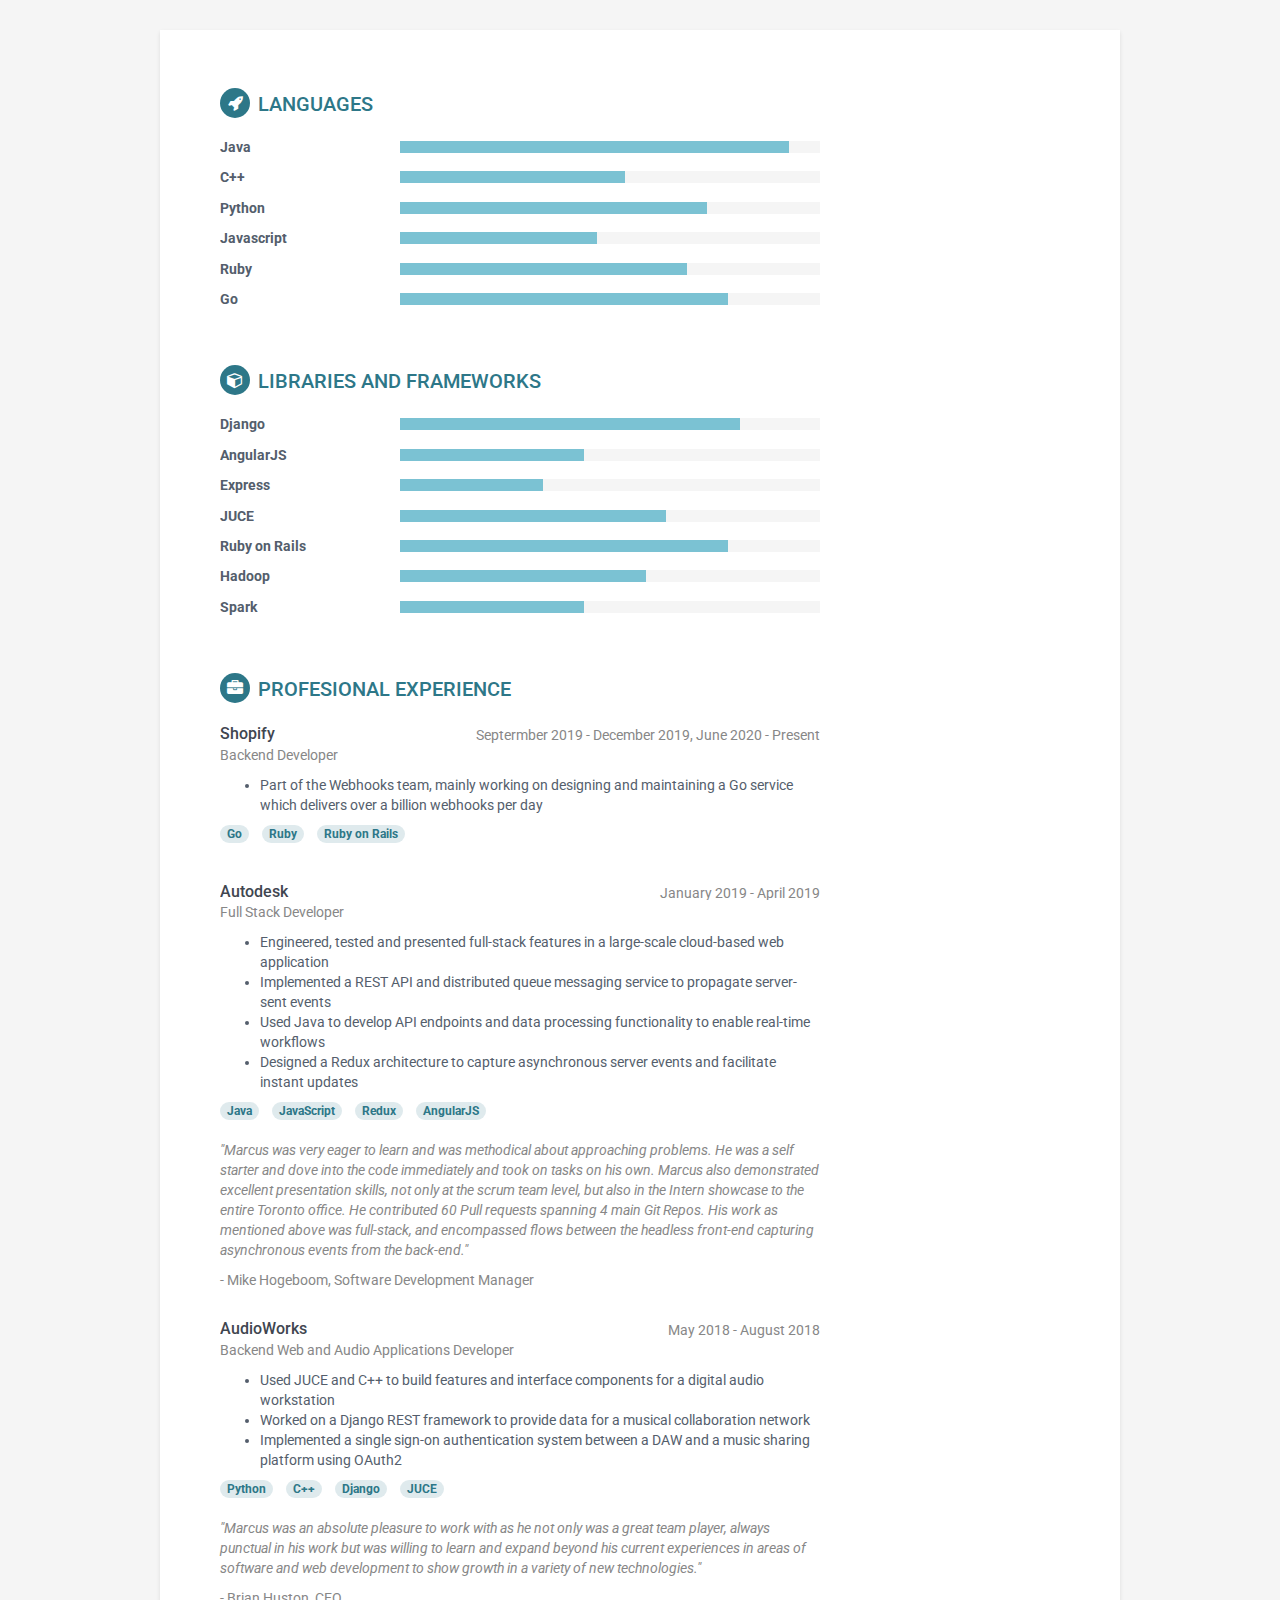
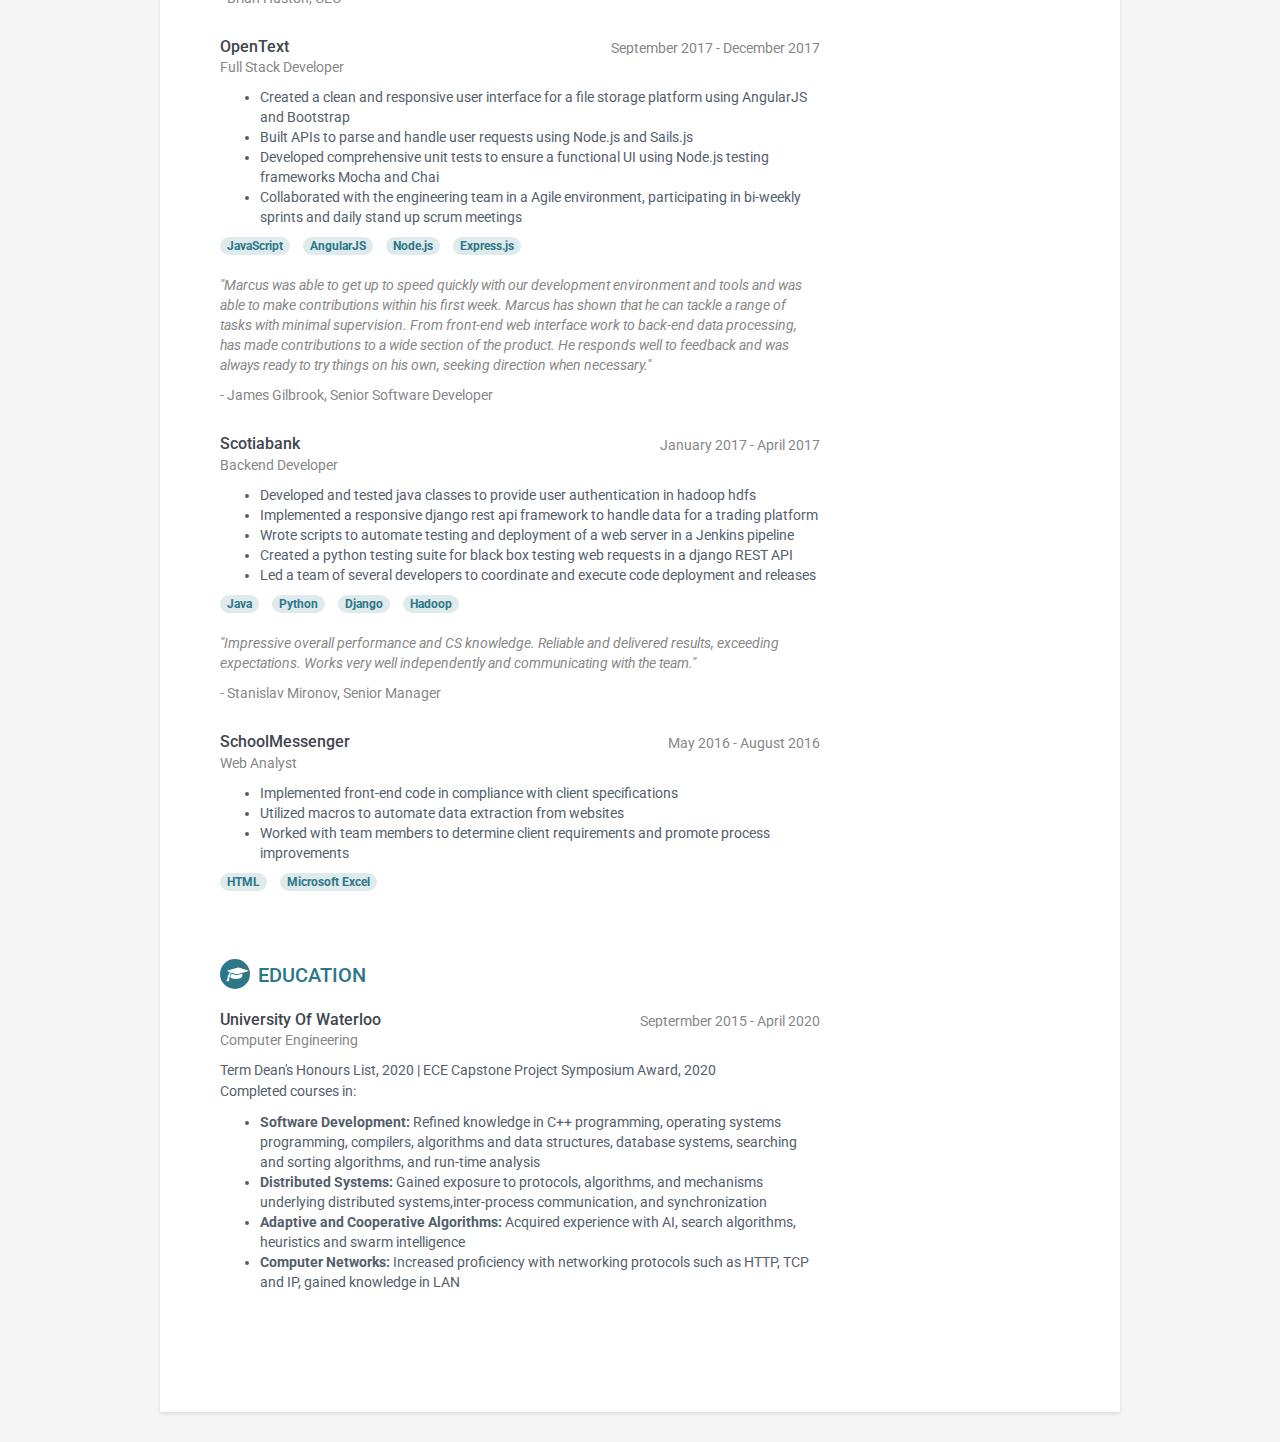
<file: resume/index.html>
<!DOCTYPE html>
<!--[if IE 8]> <html lang="en" class="ie8"> <![endif]-->  
<!--[if IE 9]> <html lang="en" class="ie9"> <![endif]-->  
<!--[if !IE]><!--> <html lang="en"> <!--<![endif]-->  
<head>
    <title>Resume</title>
    <!-- Meta -->
    <meta charset="utf-8">
    <meta http-equiv="X-UA-Compatible" content="IE=edge">
    <meta name="viewport" content="width=device-width, initial-scale=1.0">
    <meta name="description" content="Responsive HTML5 Resume/CV Template for Developers">
    <meta name="author" content="Xiaoying Riley at 3rd Wave Media">    
    <link rel="shortcut icon" href="favicon.ico">  
    <link href='https://fonts.googleapis.com/css?family=Roboto:400,500,400italic,300italic,300,500italic,700,700italic,900,900italic' rel='stylesheet' type='text/css'>
    <!-- Global CSS -->
    <link rel="stylesheet" href="assets/plugins/bootstrap/css/bootstrap.min.css">   
    <!-- Plugins CSS -->
    <link rel="stylesheet" href="assets/plugins/font-awesome/css/font-awesome.css">
    
    <!-- Theme CSS -->  
    <link id="theme-style" rel="stylesheet" href="assets/css/styles.css">
    <!-- HTML5 shim and Respond.js for IE8 support of HTML5 elements and media queries -->
    <!--[if lt IE 9]>
      <script src="https://oss.maxcdn.com/html5shiv/3.7.2/html5shiv.min.js"></script>
      <script src="https://oss.maxcdn.com/respond/1.4.2/respond.min.js"></script>
    <![endif]-->
</head> 

<body>
    <div class="wrapper">
        
        <div class="main-wrapper">

            <section class="skills-section section">
                <h2 class="section-title"><i class="fa fa-rocket"></i>Languages</h2>
                <div class="skillset">        
                    <div class="item">
                        <h3 class="level-title">Java</h3>
                        <div class="level-bar">
                            <div class="level-bar-inner" data-level="95%">
                            </div>                                      
                        </div><!--//level-bar-->                                 
                    </div><!--//item-->

                    <div class="item">
                        <h3 class="level-title">C++</h3>
                        <div class="level-bar">
                            <div class="level-bar-inner" data-level="55%">
                            </div>                                      
                        </div><!--//level-bar-->                                 
                    </div><!--//item-->

                    <div class="item">
                        <h3 class="level-title">Python</h3>
                        <div class="level-bar">
                            <div class="level-bar-inner" data-level="75%">
                            </div>                                      
                        </div><!--//level-bar-->                                 
                    </div><!--//item-->
                    
                    <div class="item">
                        <h3 class="level-title">Javascript</h3>
                        <div class="level-bar">
                            <div class="level-bar-inner" data-level="48%">
                            </div>                                      
                        </div><!--//level-bar-->                                 
                    </div><!--//item-->
                    
                    <div class="item">
                        <h3 class="level-title">Ruby</h3>
                        <div class="level-bar">
                            <div class="level-bar-inner" data-level="70%">
                            </div>                                      
                        </div><!--//level-bar-->                                 
                    </div><!--//item-->
                    


                    <div class="item">
                        <h3 class="level-title">Go</h3>
                        <div class="level-bar">
                            <div class="level-bar-inner" data-level="80%">
                            </div>                                      
                        </div><!--//level-bar-->                                 
                    </div><!--//item-->
                    
                </div>  
            </section><!--//skills-section-->

                <section class="section frameworks-section">
                <h2 class="section-title"><i class="fa fa-cube"></i>Libraries and Frameworks</h2>
                <div class="skillset"> 

                    <div class="item">
                        <h3 class="level-title">Django</h3>
                        <div class="level-bar">
                            <div class="level-bar-inner" data-level="83%">
                            </div>                                      
                        </div><!--//level-bar-->                                 
                    </div><!--//item-->    

                    <div class="item">
                        <h3 class="level-title">AngularJS</h3>
                        <div class="level-bar">
                            <div class="level-bar-inner" data-level="45%">
                            </div>                                      
                        </div><!--//level-bar-->                                 
                    </div><!--//item-->

                    <div class="item">
                        <h3 class="level-title">Express</h3>
                        <div class="level-bar">
                            <div class="level-bar-inner" data-level="35%">
                            </div>                                      
                        </div><!--//level-bar-->                                 
                    </div><!--//item-->

                    <div class="item">
                        <h3 class="level-title">JUCE</h3>
                        <div class="level-bar">
                            <div class="level-bar-inner" data-level="65%">
                            </div>                                      
                        </div><!--//level-bar-->                                 
                    </div><!--//item-->
                    
                    <div class="item">
                        <h3 class="level-title">Ruby on Rails</h3>
                        <div class="level-bar">
                            <div class="level-bar-inner" data-level="80%">
                            </div>                                      
                        </div><!--//level-bar-->                                 
                    </div><!--//item-->

                    <div class="item">
                        <h3 class="level-title">Hadoop</h3>
                        <div class="level-bar">
                            <div class="level-bar-inner" data-level="60%">
                            </div>                                      
                        </div><!--//level-bar-->                                 
                    </div><!--//item-->

                    <div class="item">
                        <h3 class="level-title">Spark</h3>
                        <div class="level-bar">
                            <div class="level-bar-inner" data-level="45%">
                            </div>                                      
                        </div><!--//level-bar-->                                 
                    </div><!--//item-->
                    
                </div>  
            </section><!--//section-->
            
            <section class="section experiences-section">
                <h2 class="section-title"><i class="fa fa-briefcase"></i>Profesional Experience</h2>

                <div class="item">
                    <div class="meta">
                        <div class="upper-row">
                            <h3 class="job-title">Shopify</h3>
                            <div class="time">Septermber 2019 - December 2019, June 2020 - Present</div>
                            
                        </div><!--//upper-row-->
                        <div class="company">Backend Developer</div>
                    </div><!--//meta-->
                    <div class="details">
                        <p>
                            <ul>
                                <li>Part of the Webhooks team, mainly working on designing and maintaining a Go service which delivers over a billion webhooks per day</li>
                                <!--
                                <li>Made code improvements to reduce internal HTTP requests by delivering webhooks through Kafka</li>
                                <li>Reduced external duplicate requests by 10 percent by optimizing request debouncing</li>
                                <li>Working on implementing efficient Go services to mitigate impact on failing downstream apps</li>
                                -->
                            </ul>
                        </p>
                        <div class="resume-skill-item">
                            <ul class="list-inline">
                                <li class="list-inline-item"><span class="badge badge-light">Go</span></li>
                                <li class="list-inline-item"><span class="badge badge-light">Ruby</span></li>
                                <li class="list-inline-item"><span class="badge badge-light">Ruby on Rails</span></li>
                            </ul>
                        </div><!--//resume-skill-item-->
                    </div><!--//details-->
                </div><!--//item-->

                <div class="item">
                    <div class="meta">
                        <div class="upper-row">
                            <h3 class="job-title">Autodesk</h3>
                            <div class="time">January 2019 - April 2019</div>
                        </div><!--//upper-row-->
                        <div class="company">Full Stack Developer</div>
                    </div><!--//meta-->
                    <div class="details">
                        <p>
                            <ul>
                              <li> Engineered, tested and presented full-stack features in a large-scale cloud-based web application</li>
                              <li>Implemented a REST API and distributed queue messaging service to propagate server-sent events</li>
                              <li>Used Java to develop API endpoints and data processing functionality to enable real-time workflows</li>
                              <li>Designed a Redux architecture to capture asynchronous  server events and facilitate instant updates</li>
                            </ul>
                            <div class="resume-skill-item">
                            <ul class="list-inline">
                                <li class="list-inline-item"><span class="badge badge-light">Java</span></li>
                                <li class="list-inline-item"><span class="badge badge-light">JavaScript</span></li>
                                <li class="list-inline-item"><span class="badge badge-light">Redux</span></li>
                                <li class="list-inline-item"><span class="badge badge-light">AngularJS</span></li>
                            </ul>
                            </div><!--//resume-skill-item-->
                            <div class="company"><i>"Marcus was very eager to learn and was methodical about approaching problems. He was a self starter and dove into the code immediately and took on tasks on his own. Marcus also demonstrated excellent presentation skills, not only at the scrum team level, but also in the Intern showcase to the entire Toronto office. He contributed 60 Pull requests spanning 4 main Git Repos. His work as mentioned above was full-stack, and encompassed flows between the headless front-end capturing asynchronous events from the back-end."</i></div>
                            <div class="company">- Mike Hogeboom, Software Development Manager</div>
                        </p> 
                    </div><!--//details-->
                </div><!--//item-->

                <div class="item">
                    <div class="meta">
                        <div class="upper-row">
                            <h3 class="job-title">AudioWorks</h3>
                            <div class="time">May 2018 - August 2018</div>
                        </div><!--//upper-row-->
                        <div class="company">Backend Web and Audio Applications Developer</div>
                    </div><!--//meta-->
                    <div class="details">
                        <p>
                            <ul>
                              <li>Used JUCE and C++ to build features and interface components for a digital audio workstation</li>
                              <li>Worked on a Django REST framework to provide data for a musical collaboration network</li>
                              <li>Implemented a single sign-on authentication system between a DAW and a music sharing platform using OAuth2</li>
                            </ul>
                        <div class="resume-skill-item">
                            <ul class="list-inline">
                                <li class="list-inline-item"><span class="badge badge-light">Python</span></li>
                                <li class="list-inline-item"><span class="badge badge-light">C++</span></li>
                                <li class="list-inline-item"><span class="badge badge-light">Django</span></li>
                                <li class="list-inline-item"><span class="badge badge-light">JUCE</span></li>
                            </ul>
                        </div><!--//resume-skill-item-->
                            <div class="company"><i>"Marcus was an absolute pleasure to work with as he not only was a great team player, always punctual in his work but was willing to learn and expand beyond his current experiences in areas of software and web development to show growth in a variety of new technologies."</i></div>
                            <div class="company">- Brian Huston, CEO</div>
                        </p> 
                    </div><!--//details-->
                </div><!--//item-->
                
                <div class="item">
                    <div class="meta">
                        <div class="upper-row">
                            <h3 class="job-title">OpenText</h3>
                            <div class="time">September 2017 - December 2017</div>
                        </div><!--//upper-row-->
                        <div class="company">Full Stack Developer</div>
                    </div><!--//meta-->
                    <div class="details">
                        <p>
                            <ul>
                              <li>Created a clean and responsive user interface for a file storage platform using AngularJS and Bootstrap</li>
                              <li>Built APIs to parse and handle user requests using Node.js and Sails.js</li>
                              <li>Developed comprehensive unit tests to ensure a functional UI using Node.js testing frameworks Mocha and Chai</li>
                              <li>Collaborated with the engineering team in a Agile environment, participating in bi-weekly sprints and daily stand up scrum meetings</li>
                            </ul>
                            <div class="resume-skill-item">
                            <ul class="list-inline">
                                <li class="list-inline-item"><span class="badge badge-light">JavaScript</span></li>
                                <li class="list-inline-item"><span class="badge badge-light">AngularJS</span></li>
                                <li class="list-inline-item"><span class="badge badge-light">Node.js</span></li>
                                <li class="list-inline-item"><span class="badge badge-light">Express.js</span></li>
                            </ul>
                        </div><!--//resume-skill-item-->
                            <div class="company"><i>"Marcus was able to get up to speed quickly with our development environment and tools and was able to make contributions within his first week. Marcus has shown that he can tackle a range of tasks with minimal supervision. From front-end web interface work to back-end data processing, has made contributions to a wide section of the product.  He responds well to feedback and was always ready to try things on his own, seeking direction when necessary."</i>
                            </div>
                            <!--Marcus has fit in well on the OpenText Core team this term.  He is always cordial and courteous and isn't shy to speak up when needed and willing to pitch in and help.During his term Marcus was responsible for both helping develop and build new features into the Core product as well as helping fix and verify issues assigned to him.  Marcus was able to get up to speed quickly with our development environment and tools and was able to make contributions within his first week. Marcus has shown that he can tackle a range of tasks with minimal supervision. From front-end web interface work to back-end data processing, has made contributions to a wide section of the product.  He responds well to feedback and was always ready to try things on his own, seeking direction when necessary.-->
                            <div class="company">- James Gilbrook, Senior Software Developer</div>
                        </p> 
                    </div><!--//details-->
                </div><!--//item-->
                
                <div class="item">
                    <div class="meta">
                        <div class="upper-row">
                            <h3 class="job-title">Scotiabank</h3>
                            <div class="time">January 2017 - April 2017</div>
                        </div><!--//upper-row-->
                        <div class="company">Backend Developer</div>
                    </div><!--//meta-->
                    <div class="details">
                        <p>
                            <ul>
                              <li>Developed and tested java classes to provide user authentication in hadoop hdfs</li>
                              <li>Implemented a responsive django rest api framework to handle data for a trading platform</li>
                              <li>Wrote scripts to automate testing and deployment of a web server in a Jenkins pipeline</li>
                              <li>Created a python testing suite for black box testing web requests in a django REST API</li>
                              <li>Led a team of several developers to coordinate and execute code deployment and releases</li>
                            </ul>
                            <div class="resume-skill-item">
                            <ul class="list-inline">
                                <li class="list-inline-item"><span class="badge badge-light">Java</span></li>
                                <li class="list-inline-item"><span class="badge badge-light">Python</span></li>
                                <li class="list-inline-item"><span class="badge badge-light">Django</span></li>
                                <li class="list-inline-item"><span class="badge badge-light">Hadoop</span></li>
                            </ul>
                        </div><!--//resume-skill-item-->
                            <div class="company"><i>"Impressive overall performance and CS knowledge. Reliable and delivered results, exceeding expectations. 
                                Works very well independently and communicating with the team."</i>
                            </div>
                            <div class="company">- Stanislav Mironov, Senior Manager</div>
                        </p>
 
                    </div><!--//details-->
                </div><!--//item-->
                
                <div class="item">
                    <div class="meta">
                        <div class="upper-row">
                            <h3 class="job-title">SchoolMessenger</h3>
                            <div class="time">May 2016 - August 2016</div>
                        </div><!--//upper-row-->
                        <div class="company">Web Analyst</div>
                    </div><!--//meta-->
                    <div class="details">
                         <p>
                            <ul>
                              <li>Implemented front-end code in compliance with client specifications</li>
                              <li>Utilized macros to automate data extraction from websites</li>
                              <li>Worked with team members to determine client requirements and promote process improvements</li>
                            </ul>
                        </p>  
                    </div><!--//details-->
                        <div class="resume-skill-item">
                            <ul class="list-inline">
                                <li class="list-inline-item"><span class="badge badge-light">HTML</span></li>
                                <li class="list-inline-item"><span class="badge badge-light">Microsoft Excel</span></li>
                            </ul>
                        </div><!--//resume-skill-item-->
                </div><!--//item-->
                
            </section><!--//section-->
            <section class="section experiences-section">
                <h2 class="section-title"><i class="fa ffa-MortarBoard"><i class="fas fa-graduation-cap"></i></i>Education</h2>

                <div class="item">
                    <div class="meta">
                        <div class="upper-row">
                            <h3 class="job-title">University Of Waterloo</h3>
                            <div class="time">Septermber 2015 - April 2020</div>
                        </div><!--//upper-row-->
                        <div class="company">Computer Engineering</div>
                    </div><!--//meta-->
                    <div class="details">
                        <p>
                            Term Dean's Honours List, 2020 | ECE Capstone Project Symposium Award, 2020 <br> Completed courses in:
                            <ul>
                              <li><b>Software Development:</b> Refined knowledge in C++ programming, operating systems programming, compilers, algorithms and data structures, database systems, searching and sorting algorithms, and run-time analysis  </li>
                              <li><b>Distributed Systems:</b> Gained exposure to protocols, algorithms, and mechanisms underlying distributed systems,inter-process communication, and synchronization</li>
                              <li><b>Adaptive and Cooperative Algorithms:</b>  Acquired experience with AI, search algorithms, heuristics and swarm intelligence</li>
                              <li><b>Computer Networks:</b> Increased proficiency with networking protocols such as HTTP, TCP and IP, gained knowledge in LAN</li>
                            </ul>
                        </p> 
                    </div><!--//details-->
                </div><!--//item-->

               

                
            </section><!--//section-->    
            <!--
    <section id="about" class="content-section text-center">
      <div class="container">
        <div class="row">
          <div class="col-lg-8 mx-auto">
            <h2>Projects</h2>
            <p>Some of the projects I've worked on over the years</p>
            <hr class="my-4">
              <div align="center" class="container-fluid p-0">
                <div class="row no-gutters popup-gallery">
                                      <div>
                    <div align="left" class="pull-left"><b>Trailblazer</b><br>A web app to generate a random running route based off a dropped pin | Built with Google Maps API and AngularJS</div>
                  </div>
                  <div>
                    
                      <img class="img-fluid" src="../trailblazer/tb.gif" alt="">
                      <div class="portfolio-box-caption">
                        <div class="portfolio-box-caption-content">
                          <div class="project-category text-faded">
                          </div>
                        </div>
                      </div>
                    </a>
                  </div>

                  <div class="col-lg-12"><br></div>
                  <div align="left" class="pull-left"><b>Space Invaders Clone</b><br>A game I built while learning Java a while back. A clone of the original space invaders game! Built in Java.</div>
                  <div >
                    <a class="portfolio-box" href="https://github.com/mradica/space-invaders-clone">
                      <img  src="../img/si.gif" alt="">
                    </a>
                  </div>
                      
                </div>
              </div>   
          </div>
        </div>
      </div>
    </section>
<section id="about" class="content-section text-center">
      <div class="container">
        <div class="row">
          <div class="col-lg-8 mx-auto">
            <hr class="my-4">
            <h6>In progress...</h6>
            <div align="left" class="pull-left"><b>CV Graphics mapping</b><br>This computer vision project uses a webcam to track a user’s facial movement and adjusts a 3D graphic to give the users the illusion of depth. Take a look at the repo <a href="https://github.com/CV-graphics-mapping/CV-graphics-mapping">here.
                </a></div>
            </div>

          </div>
        </div>
      </div>
    </section>

        </div><

    </div>
    -->

 
    <!-- Javascript -->          
    <script type="text/javascript" src="assets/plugins/jquery-1.11.3.min.js"></script>
    <script type="text/javascript" src="assets/plugins/bootstrap/js/bootstrap.min.js"></script>    
    <!-- custom js -->
    <script type="text/javascript" src="assets/js/main.js"></script>            
</body>
</html>
</file>
<file: resume/assets/css/styles.css>
/*   
 * Template Name: Orbit - Responsive Resume/CV Template for Developers
 * Version: 1.0
 * Author: Xiaoying Riley
 * Twitter: @3rdwave_themes
 * License: Creative Commons Attribution 3.0 License
 * Website: http://themes.3rdwavemedia.com/
*/
/* styles.css */
/* ======= Base ======= */
body {
  font-family: 'Roboto', sans-serif;
  color: #545E6C;
  background: #f5f5f5;
  font-size: 14px;
  padding: 30px;
  -webkit-font-smoothing: antialiased;
  -moz-osx-font-smoothing: grayscale;
}
h1,
h2,
h3,
h4,
h5,
h6 {
  font-weight: 700;
}
a {
  color: #2d7788;
  -webkit-transition: all 0.4s ease-in-out;
  -moz-transition: all 0.4s ease-in-out;
  -ms-transition: all 0.4s ease-in-out;
  -o-transition: all 0.4s ease-in-out;
}
a:hover {
  text-decoration: underline;
  color: #1a454f;
}
a:focus {
  text-decoration: none;
}
p {
  line-height: 1.5;
}
badge{
  background: #42A8C0;
}
.wrapper {
  background: #42A8C0;
  max-width: 960px;
  margin: 0 auto;
  position: relative;
  -webkit-box-shadow: 0px 2px 4px rgba(0, 0, 0, 0.1);
  -moz-box-shadow: 0px 2px 4px rgba(0, 0, 0, 0.1);
  box-shadow: 0px 2px 4px rgba(0, 0, 0, 0.1);
}
.sidebar-wrapper {
  background: #42A8C0;
  position: absolute;
  right: 0;
  width: 240px;
  height: 100%;
  min-height: 800px;
  color: #fff;
}
.sidebar-wrapper a {
  color: #fff;
}
.sidebar-wrapper .profile-container {
  padding: 30px;
  background: rgba(0, 0, 0, 0.2);
  text-align: center;
  color: #fff;
}
.sidebar-wrapper .name {
  font-size: 32px;
  font-weight: 900;
  margin-top: 0;
  margin-bottom: 10px;
}
.sidebar-wrapper .tagline {
  color: rgba(255, 255, 255, 0.6);
  font-size: 16px;
  font-weight: 400;
  margin-top: 0;
  margin-bottom: 0;
}
.sidebar-wrapper .profile {
  margin-bottom: 15px;
}
.sidebar-wrapper .contact-list .fa {
  margin-right: 5px;
  font-size: 18px;
  vertical-align: middle;
}
.sidebar-wrapper .contact-list li {
  margin-bottom: 15px;
}
.sidebar-wrapper .contact-list li:last-child {
  margin-bottom: 0;
}
.sidebar-wrapper .contact-list .email .fa {
  font-size: 14px;
}
.sidebar-wrapper .container-block {
  padding: 30px;
}
.sidebar-wrapper .container-block-title {
  text-transform: uppercase;
  font-size: 16px;
  font-weight: 700;
  margin-top: 0;
  margin-bottom: 15px;
}
.sidebar-wrapper .degree {
  font-size: 14px;
  margin-top: 0;
  margin-bottom: 5px;
}
.sidebar-wrapper .education-container .item {
  margin-bottom: 15px;
}
.sidebar-wrapper .education-container .item:last-child {
  margin-bottom: 0;
}
.sidebar-wrapper .education-container .meta {
  color: rgba(255, 255, 255, 0.6);
  font-weight: 500;
  margin-bottom: 0px;
  margin-top: 0;
}
.sidebar-wrapper .education-container .time {
  color: rgba(255, 255, 255, 0.6);
  font-weight: 500;
  margin-bottom: 0px;
}
.sidebar-wrapper .languages-container .lang-desc {
  color: rgba(255, 255, 255, 0.6);
}
.sidebar-wrapper .languages-list {
  margin-bottom: 0;
}
.sidebar-wrapper .languages-list li {
  margin-bottom: 10px;
}
.sidebar-wrapper .languages-list li:last-child {
  margin-bottom: 0;
}
.sidebar-wrapper .interests-list {
  margin-bottom: 0;
}
.sidebar-wrapper .interests-list li {
  margin-bottom: 10px;
}
.sidebar-wrapper .interests-list li:last-child {
  margin-bottom: 0;
}
.main-wrapper {
  background: #fff;
  padding: 60px;
  padding-right: 300px;
}
.main-wrapper .section-title {
  text-transform: uppercase;
  font-size: 20px;
  font-weight: 500;
  color: #2d7788;
  position: relative;
  margin-top: 0;
  margin-bottom: 20px;
}
.main-wrapper .section-title .fa {
  width: 30px;
  height: 30px;
  margin-right: 8px;
  display: inline-block;
  color: #fff;
  -webkit-border-radius: 50%;
  -moz-border-radius: 50%;
  -ms-border-radius: 50%;
  -o-border-radius: 50%;
  border-radius: 50%;
  -moz-background-clip: padding;
  -webkit-background-clip: padding-box;
  background-clip: padding-box;
  background: #2d7788;
  text-align: center;
  padding-top: 8px;
  font-size: 16px;
  position: relative;
  top: -2px;
}
.main-wrapper .section {
  margin-bottom: 60px;
}
.main-wrapper .experiences-section .item {
  margin-bottom: 30px;
}
.main-wrapper .upper-row {
  position: relative;
  overflow: hidden;
  margin-bottom: 2px;
}
.main-wrapper .job-title {
  color: #3F4650;
  font-size: 16px;
  margin-top: 0;
  margin-bottom: 0;
  font-weight: 500;
}
.main-wrapper .time {
  position: absolute;
  right: 0;
  top: 0;
  color: #878787;
}
.main-wrapper .company {
  margin-bottom: 10px;
  color: #878787;
}
.main-wrapper .badge {
  margin-bottom: 10px;
  background-color: #2d778827;
  color: #2d7788;
}
.main-wrapper .project-title {
  font-size: 16px;
  font-weight: 400;
  margin-top: 0;
  margin-bottom: 5px;
}
.main-wrapper .projects-section .intro {
  margin-bottom: 30px;
}
.main-wrapper .projects-section .item {
  margin-bottom: 15px;
}
.skillset .item {
  margin-bottom: 15px;
  overflow: hidden;
}
.skillset .level-title {
  font-size: 14px;
  margin-top: 0;
  margin-bottom: 12px;
}
.skillset .level-bar {
  height: 12px;
  background: #f5f5f5;
}
.skillset .level-bar-inner {
  height: 12px;
  background: #7bc2d3;
}
.footer {
  padding: 30px;
  padding-top: 60px;
}
.footer .copyright {
  line-height: 1.6;
  color: #545E6C;
  font-size: 13px;
}
.footer .fa-heart {
  color: #fb866a;
}
/* Extra small devices (phones, less than 768px) */
@media (max-width: 767px) {
  .sidebar-wrapper {
    position: static;
    width: inherit;
  }
  .main-wrapper {
    padding: 30px;
  }
  .main-wrapper .time {
    position: static;
    display: block;
    margin-top: 5px;
  }
  .main-wrapper .upper-row {
    margin-bottom: 0;
  }
}
/* Small devices (tablets, 768px and up) */
/* Medium devices (desktops, 992px and up) */
@media (min-width: 992px) {
  .skillset .level-title {
    display: inline-block;
    float: left;
    width: 30%;
    margin-bottom: 0;
  }
  .skillset .level-bar {
    display: inline-block;
    width: 70%;
    float: left;
    position: relative;
    top: 1px;
  }
}
/* Large devices (large desktops, 1200px and up) */
/* Ex-Large devices (large desktops, 1200px and up) */
</file>
